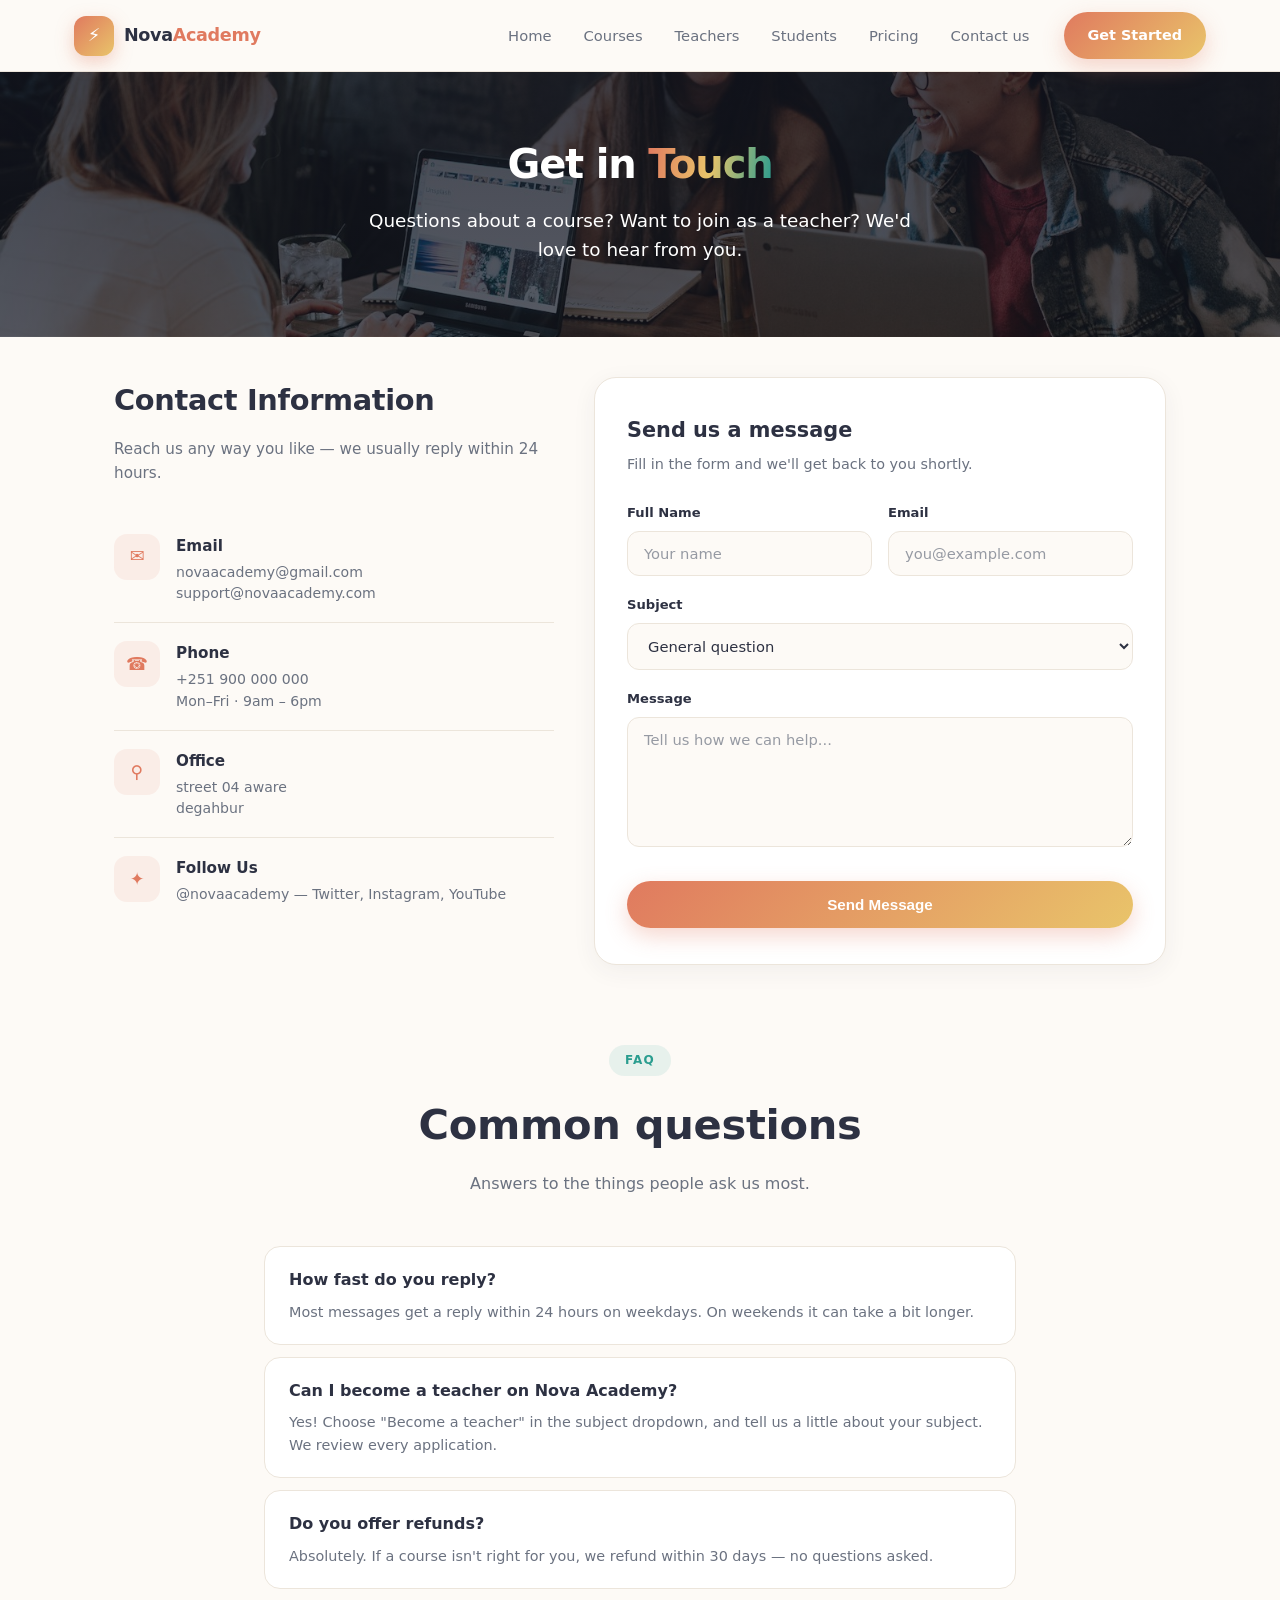
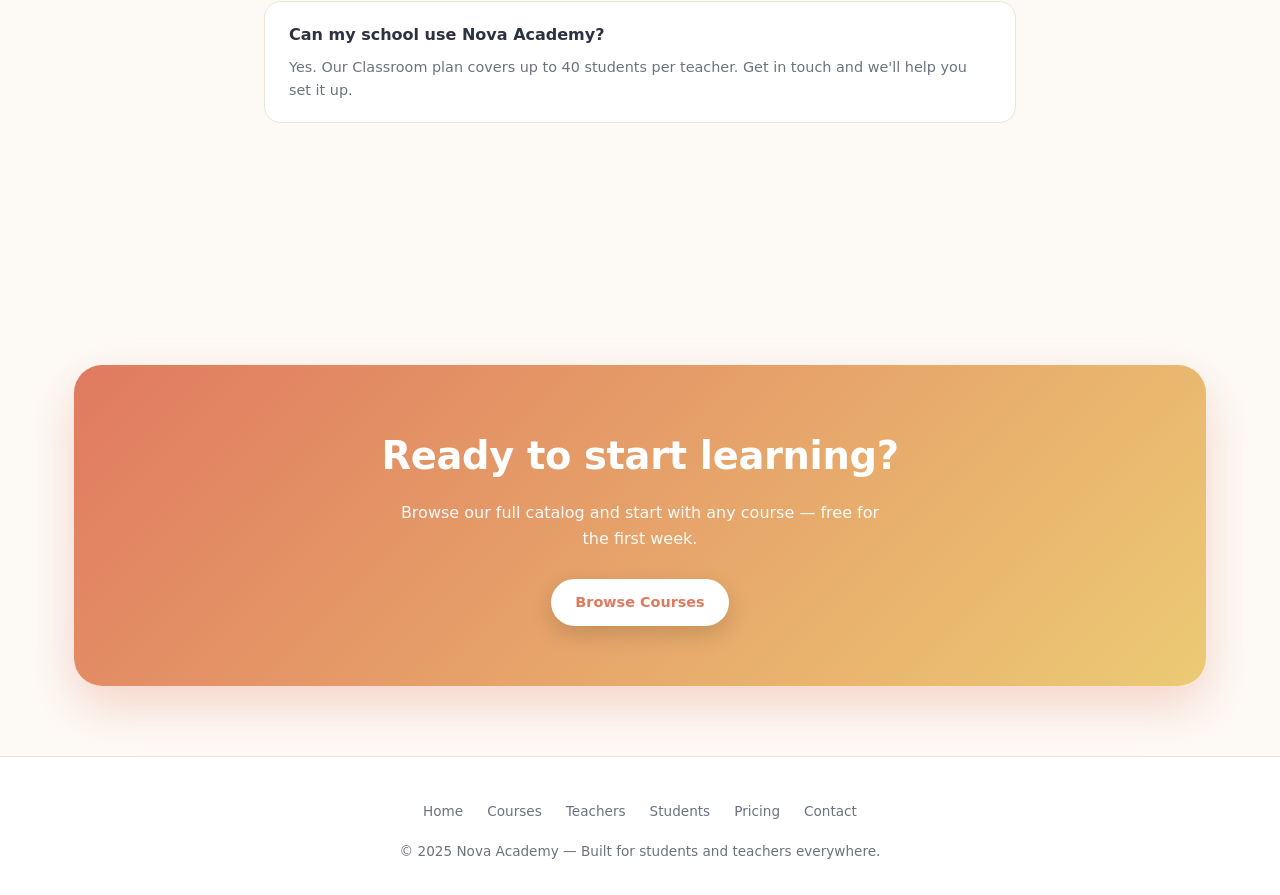
<file: contact.html>
<!DOCTYPE html>
<html lang="en">
<head>
  <meta charset="UTF-8">
  <meta name="viewport" content="width=device-width, initial-scale=1.0">
  <title>Nova Academy — Contact Us</title>
  <link rel="stylesheet" href="style.css">
</head>



<body>

<!--  HEADER  -->
<header class="header">
  <nav class="nav">

    <a href="index.html" class="logo">
      <span class="logo-icon">⚡</span>
      <span>Nova<em>Academy</em></span>
    </a>

    <input type="checkbox" id="inside-menu">
    <label for="inside-menu" class="hamburger" aria-label="Toggle menu">
      <span></span><span></span><span></span>
    </label>

    <ul class="menu">
      <li><a href="index.html">Home</a></li>
      <li><a href="courses.html">Courses</a></li>
      <li><a href="index.html#teachers">Teachers</a></li>
      <li><a href="index.html#students">Students</a></li>
      <li><a href="index.html#pricing">Pricing</a></li>
      <li><a href="contact.html">Contact us</a></li>
      <li class="menu-pricizing"><a href="index.html#pricing" class="btn">Get Started</a></li>
    </ul>

    <a href="index.html#pricing" class="btn btn-desktop">Get Started</a>

  </nav>
</header>


<!--  HERO YAR  -->
<section class="hero hero-sm">
  <h1>Get in <span>Touch</span></h1>
  <p>Questions about a course? Want to join as a teacher? We'd love to hear from you.</p>
</section>


<!--  CONTACT + FORM  -->
<section class="contact-wrap">

  <!-- Bidix — Macluumaad -->
  <div class="contact-info">
    <h2>Contact Information</h2>
    <p>Reach us any way you like — we usually reply within 24 hours.</p>

    <div class="info-card">
      <div class="info-icon">✉</div>
      <div>
        <h4>Email</h4>
        <p>novaacademy@gmail.com<br>support@novaacademy.com</p>
      </div>
    </div>

    <div class="info-card">
      <div class="info-icon">☎</div>
      <div>
        <h4>Phone</h4>
        <p>+251 900 000 000<br>Mon–Fri · 9am – 6pm</p>
      </div>
    </div>

    <div class="info-card">
      <div class="info-icon">⚲</div>
      <div>
        <h4>Office</h4>
        <p>street 04 aware<br>degahbur </p>
      </div>
    </div>

    <div class="info-card">
      <div class="info-icon">✦</div>
      <div>
        <h4>Follow Us</h4>
        <p>@novaacademy — Twitter, Instagram, YouTube</p>
      </div>
    </div>
  </div>

  <!-- Midig — Foomka -->
  <form class="contact-form" action="#" method="post">
    <h3>Send us a message</h3>
    <p>Fill in the form and we'll get back to you shortly.</p>

    <div class="form-row">
      <div class="field">
        <label for="name">Full Name</label>
        <input type="text" id="name" name="name" placeholder="Your name" required>
      </div>

      <div class="field">
        <label for="email">Email</label>
        <input type="email" id="email" name="email" placeholder="you@example.com" required>
      </div>
    </div>

    <div class="field">
      <label for="topic">Subject</label>
      <select id="topic" name="topic">
        <option>General question</option>
        <option>Course help</option>
        <option>Become a teacher</option>
        <option>Billing & payments</option>
        <option>Partnership</option>
      </select>
    </div>

    <div class="field">
      <label for="message">Message</label>
      <textarea id="message" name="message" placeholder="Tell us how we can help..." required></textarea>
    </div>

    <button type="submit" class="btn">Send Message</button>
  </form>

</section>
 


<!--  FAQ  -->
<section class="section" style="padding-top:0;">
  <div class="section-head">
    <span class="tag">FAQ</span>
    <h2>Common questions</h2>
    <p>Answers to the things people ask us most.</p>
  </div>

  <div class="faq">

    <div class="faq-item">
      <h4>How fast do you reply?</h4>
      <p>Most messages get a reply within 24 hours on weekdays. On weekends it can take a bit longer.</p>
    </div>

    <div class="faq-item">
      <h4>Can I become a teacher on Nova Academy?</h4>
      <p>Yes! Choose "Become a teacher" in the subject dropdown, and tell us a little about your subject. We review every application.</p>
    </div>

    <div class="faq-item">
      <h4>Do you offer refunds?</h4>
      <p>Absolutely. If a course isn't right for you, we refund within 30 days — no questions asked.</p>
    </div>

    <div class="faq-item">
      <h4>Can my school use Nova Academy?</h4>
      <p>Yes. Our Classroom plan covers up to 40 students per teacher. Get in touch and we'll help you set it up.</p>
    </div>

  </div>
</section>


<!--  CTA BANNER  -->
<section class="cta-banner">
  <div class="cta-inner">
    <h2>Ready to start learning?</h2>
    <p>Browse our full catalog and start with any course — free for the first week.</p>
    <a href="courses.html" class="btn">Browse Courses</a>
  </div>
</section>


<!--  FOOTER  -->
<footer class="footer">
  <div class="footer-links">
    <a href="index.html">Home</a>
    <a href="courses.html">Courses</a>
    <a href="index.html#teachers">Teachers</a>
    <a href="index.html#students">Students</a>
    <a href="index.html#pricing">Pricing</a>
    <a href="contact.html">Contact</a>
  </div>
  <p>© 2025 Nova Academy — Built for students and teachers everywhere.</p>
</footer>

</body>
</html>
</file>
<file: style.css>
* { 
  margin: 0; 
  padding: 0; 
  box-sizing: border-box; 
}

html { 
  scroll-behavior: smooth; 
}

body {
  font-family: system-ui, -apple-system, "Segoe UI", Roboto, sans-serif;
  background: #fdfaf6;
  color: #2d3142;
  line-height: 1.6;
}

section { 
  scroll-margin-top: 72px;
 }

img, video { 
  display: block;
  max-width: 100%; 
  }

a { 
  color: inherit; 
  text-decoration: none;
 }

ul {
   list-style: none;
   }
/* 

   2. HEADER — DESKTOP
 */
.header {
  position: sticky;
  top: 0;
  z-index: 100;
  height: 72px;
  background: rgba(253, 250, 246, .88);
  backdrop-filter: blur(16px);
  -webkit-backdrop-filter: blur(16px);
  border-bottom: 1px solid #ece5db;
}

.nav {
  max-width: 1180px;
  height: 100%;
  margin: 0 auto;
  padding: 0 24px;
  display: flex;
  align-items: center;
  gap: 20px;
}


/*  LOGO  */
.logo {
  display: flex;
  align-items: center;
  gap: 10px;
  font-weight: 800;
  font-size: 1.1rem;
  letter-spacing: -.02em;
  margin-right: auto;
}

.logo-icon {
  width: 40px;
  height: 40px;
  display: grid;
  place-items: center;
  border-radius: 12px;
  background: linear-gradient(135deg, #e07a5f, #e9c46a);
  color: #fff;
  font-size: 18px;
  box-shadow: 0 6px 18px rgba(224, 122, 95, .35);
}

.logo em {
  font-style: normal;
  color: #e07a5f;
}


/*  MENU  */
.menu {
  display: flex;
  align-items: center;
  gap: 4px;
}

.menu a {
  position: relative;
  display: block;
  padding: 9px 14px;
  font-size: .92rem;
  font-weight: 500;
  color: #6b7280;
  border-radius: 8px;
  transition: color .25s;
}

.menu a:hover { 
  color: #2d3142;
 }

.menu a::after {
  content: "";
  position: absolute;
  left: 14px;
  right: 14px;
  bottom: 4px;
  height: 2px;
  border-radius: 2px;
  background: #e07a5f;
  transform: scaleX(0);
  transform-origin: left;
  transition: transform .3s ease;
}

.menu a:hover::after { 
  transform: scaleX(1);
 }

/* Qari CTA-ga menu-ga (desktop) */
.menu-pricizing { display: none; }


/*  BUTTONS  */
.btn {
  display:inline-flex ;
  align-items: center;
  justify-content: center;
  padding: 12px 24px;
  border-radius: 999px;
  font-size: .9rem;
  font-weight: 600;
  color: #fff;
  background: linear-gradient(135deg, #e07a5f, #e9c46a);
  border: none;
  cursor: pointer;
  box-shadow: 0 8px 22px rgba(224, 122, 95, .3);
  transition: transform .25s, box-shadow .25s;
}

.btn:hover {
  transform: translateY(-2px);
  box-shadow: 0 12px 28px rgba(224, 122, 95, .4);
}

.btn-ghost {
  display: inline-flex;
  align-items: center;
  padding: 12px 24px;
  border-radius: 999px;
  font-size: .9rem;
  font-weight: 600;
  color: #2a9d8f;
  border: 2px solid #2a9d8f;
  background: transparent;
  cursor: pointer;
  transition: background .25s, color .25s, transform .25s;
}

.btn-ghost:hover {
  background: #2a9d8f;
  color: #fff;
  transform: translateY(-2px);
}

/* Soo bandhig CTA-ga desktop midigta */
.btn-desktop { display: block; }


/*  HAMBURGER (desktop: qarsoon)  */
.hamburger {
  display: none;
  width: 44px;
  height: 44px;
  border: 1px solid #ece5db;
  border-radius: 12px;
  background: #fff;
  cursor: pointer;
  position: relative;
}

.hamburger span {
  position: absolute;
  left: 50%;
  top: 50%;
  width: 20px;
  height: 2px;
  margin-left: -10px;
  border-radius: 2px;
  background: #2d3142;
  transition: transform .35s ease, opacity .25s;
}

.hamburger span:nth-child(1) { transform: translateY(-6px); }
.hamburger span:nth-child(3) { transform: translateY(6px); }

#inside-menu {
  position: absolute;
  opacity: 0;
  pointer-events: none;
}

#inside-menu:checked ~ .hamburger span:nth-child(1) {
  transform: translateY(0) rotate(45deg);
}

#inside-menu:checked ~ .hamburger span:nth-child(2) { opacity: 0; }

#inside-menu:checked ~ .hamburger span:nth-child(3) {
  transform: translateY(0) rotate(-45deg);
}


/* 3. HERO */
.hero {
  max-width: 100%;
  margin: 0 auto;
  height: 100%;
  padding: 100px 24px 80px;
  text-align: center;
  position: relative;
  display: flex;
  flex-direction: column;
  justify-content: center;
  align-items: center;
  background:linear-gradient(rgba(20, 22, 35, 0.75),rgba(20, 22, 35, 0.65)), url('bg-img.jpeg');
  background-size: cover;
  background-position: center;
  overflow: hidden;
  color: #fff;

}

.hero h1 {
  font-size: 3.6rem;
  line-height: 1.1;
  letter-spacing: -.03em;
  font-weight: 800;
  margin-bottom: 20px;
}

.hero h1 span {
  background: linear-gradient(100deg, #e07a5f, #e9c46a 50%, #2a9d8f);
  -webkit-background-clip: text;
  background-clip: text;
  color: transparent;
}

.hero p {
  color: #fff;
  font-size: 1.15rem;
  max-width: 560px;
  margin: 0 auto 32px;
}

.hero-buttons {
  display: flex;
  flex-wrap: wrap;
  gap: 12px;
  justify-content: center;
}

.hero-sm {
   padding: 70px 24px 40px; }

.hero-sm h1 { 
  font-size: 2.5rem; 
}


/* 
  4. SECTIONS
 */
.section {
  max-width: 1180px;
  margin: 0 auto;
  padding: 80px 24px;
}

.section-head {
  text-align: center;
  margin-bottom: 50px;
}

.section-head .tag {
  display: inline-block;
  padding: 6px 16px;
  margin-bottom: 16px;
  border-radius: 999px;
  font-size: .75rem;
  font-weight: 700;
  letter-spacing: .1em;
  text-transform: uppercase;
  color: #2a9d8f;
  background: rgba(42, 157, 143, .1);
}

.section-head h2 {
  font-size: 2.6rem;
  letter-spacing: -0.02rem;
  margin-bottom: 12px;
}

.section-head p {
  color: #6b7280;
  max-width: 560px;
  margin: 0 auto;
}


/* 

   5. GRID (3 tiir desktop)
 */
.grid-3 {
  display: grid;
  grid-template-columns: repeat(auto-fit, minmax(290px, 1fr));
  gap: 24px;
}


/* 

   6. CARD (guud)
 */
.card {
  background: #fff;
  border: 1px solid #ece5db;
  border-radius: 18px;
  overflow: hidden;
  box-shadow: 0 6px 24px rgba(45, 49, 66, .06);
  transition: transform .3s, box-shadow .3s;
}

.card:hover {
  transform: translateY(-6px);
  box-shadow: 0 14px 36px rgba(45, 49, 66, .1);
}


/*  COURSE CARD  */
.course video
  {
  width: 100%;
  aspect-ratio: 16/9;
  object-fit: cover;
  border: none;
  background: #000;
}

.course-body { 
  padding: 20px 22px 24px; 
}

.course-body h3 {
  font-size: 1.05rem;
  margin-bottom: 8px;
}

.course-body p {
  font-size: .88rem;
  color: #6b7280;
  margin-bottom: 16px;
}

.course-meta {
  display: flex;
  justify-content: space-between;
  align-items: center;
  font-size: .82rem;
  color: #6b7280;
}

.course-meta .price {
  color: #e07a5f;
  font-weight: 700;
  font-size: 1.05rem;
}


/*  TEACHER CARD  */
.teacher {
  background: #fff;
  border: 1px solid #ece5db;
  border-radius: 18px;
  padding: 30px 22px;
  text-align: center;
  box-shadow: 0 6px 24px rgba(45, 49, 66, .06);
  transition: transform .3s, box-shadow .3s;
}

.teacher:hover {
  transform: translateY(-6px);
  box-shadow: 0 14px 36px rgba(45, 49, 66, .1);
}

.teacher-photo {
  width: 100px;
  height: 100px;
  border-radius: 50%;
  object-fit: cover;
  margin: 0 auto 18px;
  border: 4px solid #fdfaf6;
  box-shadow: 0 0 0 3px #e07a5f;
}

.teacher h3 { 
  font-size: 1.1rem; 
  margin-bottom: 4px; 
}

.teacher .subject {
  font-size: .85rem;
  color: #2a9d8f;
  font-weight: 600;
  margin-bottom: 12px;
}

.teacher p {
  font-size: .86rem;
  color: #6b7280;
  margin-bottom: 18px;
}

.teacher-stats {
  display: flex;
  justify-content: center;
  gap: 20px;
  padding-top: 16px;
  border-top: 1px solid #ece5db;
  font-size: .78rem;
  color: #6b7280;
}

.teacher-stats strong {
  display: block;
  color: #2d3142;
  font-size: 1rem;
}


/*  STUDENT CARD  */
.student {
  background: #fff;
  border: 1px solid #ece5db;
  border-radius: 18px;
  padding: 28px;
  box-shadow: 0 6px 24px rgba(45, 49, 66, .06);
  transition: transform .3s, box-shadow .3s;
}

.student:hover {
  transform: translateY(-6px);
  box-shadow: 0 14px 36px rgba(45, 49, 66, .1);
}

.stars {
  color: #e9c46a;
  font-size: .9rem;
  margin-bottom: 12px;
  letter-spacing: 2px;
}

.student p {
  font-size: .92rem;
  color: #6b7280;
  margin-bottom: 20px;
}

.student-info {
  display: flex;
  align-items: center;
  gap: 12px;
}

.student-info img {
  width: 46px;
  height: 46px;
  border-radius: 50%;
  object-fit: cover;
}

.student-info h4 { 
  font-size: .92rem; 
}

.student-info span {
  font-size: .78rem;
  color: #6b7280;
}


/*  FILTERS  */
.filters {
  display: flex;
  gap: 10px;
  justify-content: center;
  flex-wrap: wrap;
  margin-top: 10px;
}

.filter {
  padding: 9px 20px;
  border-radius: 999px;
  border: 1px solid #ece5db;
  background: #fff;
  color: #6b7280;
  font-size: .88rem;
  font-weight: 500;
  cursor: pointer;
  transition: all .25s;
  margin: 20px;
}

.filter:hover {
  color: #2d3142;
  border-color: #e07a5f;
}

.filter.active {
  background: #e07a5f;
  color: #fff;
  border-color: #e07a5f;
}


/* 

   7. CTA BANNER
 */
.cta-banner {
  max-width: 1180px;
  margin: 0 auto;
  padding: 70px 24px;
}

.cta-inner {
  background: linear-gradient(135deg, #e07a5f, #ecca74);
  border-radius: 28px;
  padding: 60px 40px;
  text-align: center;
  color: #fff;
  box-shadow: 0 20px 50px rgba(224, 122, 95, .3);
}

.cta-inner h2 {
  font-size: 2.4rem;
  margin-bottom: 14px;
  letter-spacing: -.02rem;
}

.cta-inner p {
  margin: 0 auto 28px;
  max-width: 500px;
  opacity: .95;
}

.cta-inner .btn {
  background: #fff;
  color: #e07a5f;
  box-shadow: 0 8px 22px rgba(0, 0, 0, .15);
}

.cta-inner .btn:hover {
  box-shadow: 0 12px 28px rgba(104, 84, 3, 0.5);
}


/* 

   8. PRICING
 */
.plan {
  background: #fff;
  border: 1px solid #ece5db;
  border-radius: 18px;
  padding: 32px 28px;
  display: flex;
  flex-direction: column;
  box-shadow: 0 6px 24px rgba(45, 49, 66, .06);
  transition: transform .3s, box-shadow .3s;
}

.plan:hover {
  transform: translateY(-6px);
  box-shadow: 0 14px 36px rgba(45, 49, 66, .1);
}

.plan.featured {
  border: 2px solid #e07a5f;
  background: linear-gradient(180deg, rgba(224, 122, 95, .06), #fff 40%);
  position: relative;
}

.plan.featured::before {
  content: "POPULAR";
  position: absolute;
  top: -12px;
  left: 50%;
  transform: translateX(-50%);
  padding: 5px 16px;
  border-radius: 999px;
  font-size: .7rem;
  font-weight: 800;
  letter-spacing: .1rem;
  color: #fff;
  background: linear-gradient(90deg, #e07a5f, #e9c46a);
}

.plan h3 { 
  font-size: 1.15rem; 
  margin-bottom: 6px; 
}

.plan .desc {
  font-size: 0.86rem;
  color: #6b7280;
  margin-bottom: 20px;
}

.plan .amount {
  font-size: 2.4rem;
  font-weight: 800;
  letter-spacing: -.03rem;
  margin-bottom: 4px;
}

.plan .amount small {
  font-size: .85rem;
  font-weight: 500;
  color: #6b7280;
  letter-spacing: 0;
}

.plan ul {
  margin: 22px 0 26px;
  display: flex;
  flex-direction: column;
  gap: 11px;
  flex-grow: 1;
}

.plan li {
  font-size: .9rem;
  color: #6b7280;
  padding-left: 24px;
  position: relative;
}

.plan li::before {
  content: "✓";
  position: absolute;
  left: 0;
  color: #2a9d8f;
  font-weight: 700;
}

.plan .btn,
.plan .btn-ghost { width: 100%; }


/* 

   9. FOOTER
 */
.footer {
  border-top: 1px solid #ece5db;
  padding: 44px 24px 32px;
  text-align: center;
  color: #6b7280;
  font-size: .85rem;
  background: #fff;
}

.footer-links {
  display: flex;
  gap: 24px;
  justify-content: center;
  flex-wrap: wrap;
  margin-bottom: 18px;
}

.footer-links a {
  font-weight: 500;
  transition: color .25s;
}

.footer-links a:hover { color: #e07a5f; }


/* 

   10. CONTACT PAGE
 */
.contact-wrap {
  max-width: 1100px;
  margin: 0 auto;
  padding: 40px 24px 80px;
  display: grid;
  grid-template-columns: 1fr 1.3fr;
  gap: 40px;
  align-items: start;
}

.contact-info h2 {
  font-size: 1.8rem;
  margin-bottom: 14px;
  letter-spacing: -.02rem;
}

.contact-info > p {
  color: #6b7280;
  margin-bottom: 30px;
  font-size: .95rem;
}

.info-card {
  display: flex;
  align-items: flex-start;
  gap: 16px;
  padding: 18px 0;
  border-bottom: 1px solid #ece5db;
}

.info-card:last-child { 
  border-bottom: none; 
}

.info-icon {
  flex: none;
  width: 46px;
  height: 46px;
  display: grid;
  place-items: center;
  border-radius: 13px;
  background: rgba(224, 122, 95, .1);
  color: #e07a5f;
  font-size: 1.1rem;
  
}

.info-card h4 { 
  font-size: .95rem; 
  margin-bottom: 4px; 
}

.info-card p {
  font-size: .88rem;
  color: #6b7280;
  line-height: 1.5;
}

.contact-form {
  background: #fff;
  border: 1px solid #ece5db;
  border-radius: 22px;
  padding: 36px 32px;
  box-shadow: 0 6px 24px rgba(45, 49, 66, .06);
}

.contact-form h3 {
  font-size: 1.3rem;
  margin-bottom: 6px;
}

.contact-form > p {
  color: #6b7280;
  font-size: .9rem;
  margin-bottom: 26px;
}

.form-row {
  display: grid;
  grid-template-columns: 1fr 1fr;
  gap: 16px;
}

.field { margin-bottom: 18px; }

.field label {
  display: block;
  font-size: .82rem;
  font-weight: 600;
  margin-bottom: 8px;
  color: #2d3142;
}

.field input,
.field select,
.field textarea {
  width: 100%;
  padding: 13px 16px;
  border-radius: 12px;
  border: 1px solid #ece5db;
  background: #fdfaf6;
  color: #2d3142;
  font-size: .92rem;
  font-family: inherit;
  transition: border-color .25s, box-shadow .25s;
}

.field input::placeholder,
.field textarea::placeholder {
  color: #6b7280;
  opacity: .7;
}

.field input:focus,
.field select:focus,
.field textarea:focus {
  outline: none;
  border-color: #e07a5f;
  box-shadow: 0 0 0 4px rgba(224, 122, 95, .12);
}

.field textarea {
  resize: vertical;
  min-height: 130px;
}

.contact-form .btn {
  width: 100%;
  padding: 15px 24px;
  font-size: .95rem;
  margin-top: 8px;
}

.faq {
  max-width: 800px;
  margin: 0 auto;
  padding: 0 24px 80px;
}

.faq-item {
  background: #fff;
  border: 1px solid #ece5db;
  border-radius: 16px;
  padding: 20px 24px;
  margin-bottom: 12px;
  transition: border-color .25s;
}

.faq-item:hover { 
  border-color: #e07a5f; 
}

.faq-item h4 { 
  font-size: 1rem; 
  margin-bottom: 8px; 
}

.faq-item p {
  font-size: .9rem;
  color: #6b7280;
  line-height: 1.6;
}

/* 
  11. TABLET (768px – 1024px)
 */
@media (max-width: 1024px) {

  .nav {
    padding: 0 18px;
    gap: 12px;
  }

  .logo { font-size: 1rem; }

  .logo-icon {
    width: 36px;
    height: 36px;
    font-size: 16px;
  }

  .menu a {
    padding: 8px 10px;
    font-size: .86rem;
  }

  .btn {
    padding: 10px 18px;
    font-size: .85rem;
  }

  .btn-ghost {
    padding: 10px 18px;
    font-size: .85rem;
  }

  .hero { padding: 80px 20px 60px; }

  .section { padding: 70px 20px; }

  .cta-banner { padding: 60px 20px; }

  .cta-inner { padding: 50px 32px; }

  .contact-wrap {
    grid-template-columns: 1fr;
    gap: 30px;
  }
}


/* 

   12. MOBILE (≤ 767px)
 */
@media (max-width: 767px) {

  /* Hamburger soo bandhig */
  .hamburger { display: block; }

  /* Qari CTA-ga desktop */
  .btn-desktop { display: none; }

  /* Menu — dropdown full width */
  .menu {
    position: absolute;
    top: 72px;
    left: 0;
    right: 0;
    flex-direction: column;
    align-items: stretch;
    gap: 0;
    padding: 14px 20px 24px;
    background: rgba(253, 250, 246, .98);
    backdrop-filter: blur(16px);
    -webkit-backdrop-filter: blur(16px);
    border-bottom: 1px solid #ece5db;
    box-shadow: 0 20px 40px rgba(45, 49, 66, .08);
    max-height: 0;
    overflow: hidden;
    opacity: 0;
    visibility: hidden;
    transition: max-height .4s ease, opacity .3s, visibility .4s;
  }

  #inside-menu:checked ~ .menu {
    max-height: 520px;
    opacity: 1;
    visibility: visible;
  }

  .menu a {
    padding: 15px 10px;
    font-size: 1.05rem;
    color: #2d3142;
    border-bottom: 1px solid #ece5db;
    border-radius: 0;
  }

  .menu a::after { display: none; }

  /* Soo bandhig CTA-ga menu-ga dhexdiisa */
  .menu-pricizing {
    display: block;
    margin-top: 16px;
  }

  .menu-pricizing .btn {
    width: 100%;
    padding: 14px 24px;
    font-size: .95rem;
    color: #fff;
    border-bottom: none;
  }
   

  /* Hero */
  .hero { padding: 60px 20px 50px; }
  .hero h1 { font-size: clamp(1.9rem, 7vw, 2.4rem); }
  .hero-sm { padding: 50px 20px 30px; }

  /* Sections */
  .section { padding: 55px 20px; }
  .section-head { margin-bottom: 36px; }

  /* CTA Banner */
  .cta-banner { padding: 40px 20px; }
  .cta-inner { padding: 44px 24px; }

  /* Contact */
  .contact-wrap {
    grid-template-columns: 1fr;
    padding: 20px 20px 60px;
  }

  .form-row { grid-template-columns: 1fr; }

  .contact-form { padding: 28px 22px; }

  .map-card {
    padding: 0 20px;
    margin-bottom: 60px;
  }

  .map-inner iframe { 
    height: 260px; 
  }

  .faq { 
    padding: 0 20px 60px; 
  }

  /* Grid — hal tiir */
  .grid-3 {
     gap: 18px; 
    }
}
</file>
